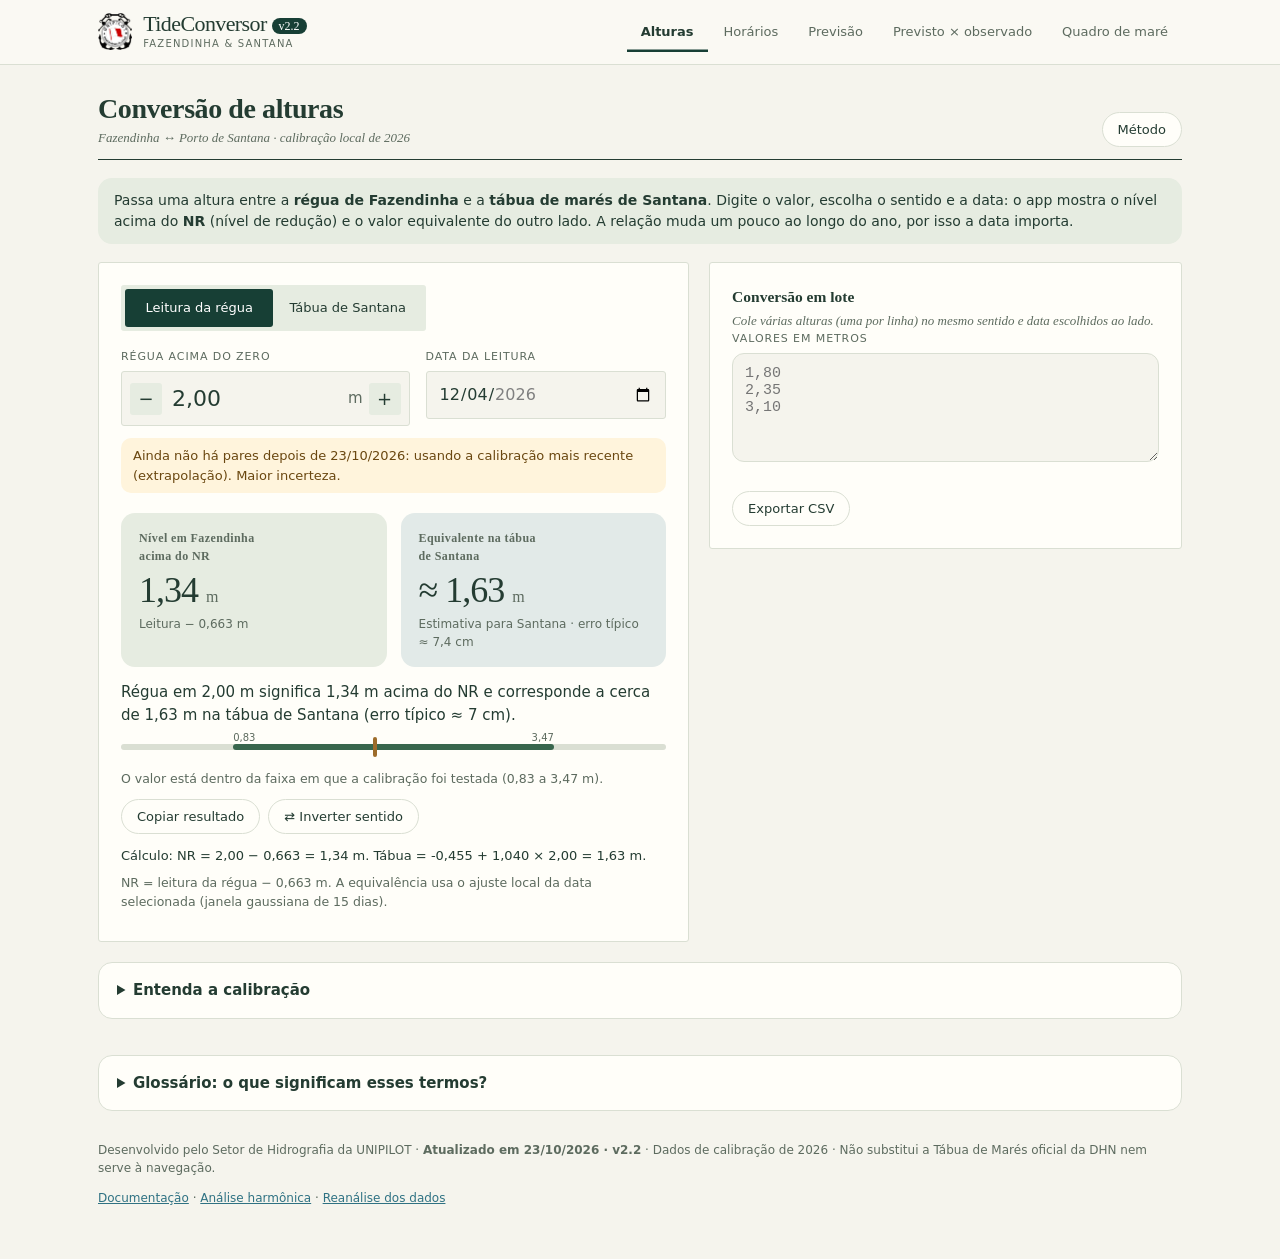
<file: index.html>
<!doctype html>
<html lang="pt-BR">
<head>
<meta charset="utf-8">
<meta name="viewport" content="width=device-width,initial-scale=1">
<meta name="theme-color" content="#173f35">
<meta name="description" content="TideConversor v2: conversão de alturas, defasagens de horário, previsão de maré entre Fazendinha e Porto de Santana.">
<title>TideConversor v2</title>
<link rel="icon" href="logo.png">
<link rel="manifest" href="manifest.webmanifest">
<link rel="stylesheet" href="styles.css">
<link rel="stylesheet" href="compare.css">
<link rel="stylesheet" href="journal.css">
</head>
<body>
<a class="skip" href="#main">Ir para o conteúdo</a>
<header>
  <div class="top">
    <div class="brand">
      <img class="institution-logo" src="logo.png" alt="Logotipo UNIPILOT" width="34" height="37">
      <div><strong>TideConversor <em>v2.2</em></strong><span>Fazendinha &amp; Santana</span></div>
    </div>
    <nav class="topnav" role="tablist" aria-label="Ferramentas">
      <button role="tab" id="tab-converter" data-panel="converter" aria-selected="true" aria-controls="converter">Alturas</button>
      <button role="tab" id="tab-lunar" data-panel="lunar" aria-selected="false" aria-controls="lunar">Horários</button>
      <button role="tab" id="tab-forecast" data-panel="forecast" aria-selected="false" aria-controls="forecast">Previsão</button>
      <button role="tab" id="tab-compare" data-panel="compare" aria-selected="false" aria-controls="compare">Previsto × observado</button>
      <button role="tab" id="tab-carta" data-panel="carta" aria-selected="false" aria-controls="carta">Quadro de maré</button>
    </nav>
  </div>
</header>

<main id="main">

<!-- ============ ALTURAS ============ -->
<section id="converter" class="panel" role="tabpanel" aria-labelledby="tab-converter">
  <div class="sectionhead">
    <div><h2>Conversão de alturas</h2><p class="sub">Fazendinha ↔ Porto de Santana · calibração local de 2026</p></div>
    <button class="textbutton" data-method="converter">Método</button>
  </div>

  <p class="intro">Passa uma altura entre a <b>régua de Fazendinha</b> e a <b>tábua de marés de Santana</b>. Digite o valor, escolha o sentido e a data: o app mostra o nível acima do <b>NR</b> (nível de redução) e o valor equivalente do outro lado. A relação muda um pouco ao longo do ano, por isso a data importa.</p>
  <div class="converter-layout">
    <div class="card">
      <div class="seg" role="group" aria-label="Referência da entrada">
        <button id="staffMode" aria-pressed="true">Leitura da régua</button>
        <button id="tableMode" aria-pressed="false">Tábua de Santana</button>
      </div>
      <div class="fields">
        <div>
          <label class="label" id="valueLabel" for="value">Régua acima do zero</label>
          <div class="inputbox">
            <button class="step" id="valueDown" aria-label="Diminuir 5 centímetros" type="button">−</button>
            <input id="value" inputmode="decimal" value="2,00" autocomplete="off" aria-describedby="basis">
            <span>m</span>
            <button class="step" id="valueUp" aria-label="Aumentar 5 centímetros" type="button">+</button>
          </div>
        </div>
        <div>
          <label class="label" for="calDate">Data da leitura</label>
          <div class="inputbox"><input type="date" id="calDate" min="2026-01-01" max="2026-12-31"></div>
        </div>
      </div>
      <div id="monthBadge" class="badge" hidden></div>

      <div class="results" aria-live="polite" aria-atomic="true">
        <div class="result">
          <h3>Nível em Fazendinha<br>acima do NR</h3>
          <div class="number" id="nr">—</div>
          <div class="hint" id="nrNote"></div>
        </div>
        <div class="result water">
          <h3 id="equivLabel"></h3>
          <div class="number" id="equiv">—</div>
          <div class="hint" id="equivNote"></div>
        </div>
      </div>
      <p class="plain" id="plain" aria-live="polite"></p>
      <div class="rangebar" id="rangebar" aria-hidden="true"></div>
      <p class="note" id="rangeNote"></p>
      <div class="actions">
        <button class="textbutton" id="copyResult">Copiar resultado</button>
        <button class="textbutton" id="swapMode">⇄ Inverter sentido</button>
      </div>
      <p class="calculation" id="calculation" aria-live="polite"></p>
      <div class="warning" id="warning" role="status" hidden></div>
      <p class="note" id="basis">NR = leitura da régua − 0,663 m. A equivalência usa o ajuste do mês selecionado.</p>
    </div>

    <div class="card">
      <h3>Conversão em lote</h3>
      <p class="sub">Cole várias alturas (uma por linha) no mesmo sentido e data escolhidos ao lado.</p>
      <label class="label" for="batch">Valores em metros</label>
      <textarea id="batch" rows="5" placeholder="1,80&#10;2,35&#10;3,10" spellcheck="false"></textarea>
      <div class="tablewrap" id="batchOut"></div>
      <div class="actions"><button class="textbutton" id="batchCsv">Exportar CSV</button></div>
    </div>
  </div>

  <details id="calibDetails" class="method"><summary>Entenda a calibração</summary>
    <p id="calibText"></p>
    <div class="calibration" id="model"></div>
    <div class="tablewrap"><table id="modelTable"><caption>Ajustes mensais de referência · T = a + b·R · [IC 95% de b por reamostragem de semanas]</caption>
      <thead><tr><th>Mês</th><th>a (m)</th><th>b</th><th>Pares</th><th>Erro T (cm)</th><th>Erro R (cm)</th><th>Faixa R (m)</th></tr></thead><tbody></tbody></table></div>
    <p>R = régua acima do zero; H = nível de Fazendinha acima do NR; T = tábua de Santana. H = R − 0,663; T = a + bR; no sentido inverso R = (T − a)/b (regredir R sobre T diretamente dá o mesmo erro, 7,7 cm). A redução de 0,663 m foi informada pelo usuário e pressupõe o mesmo zero entre a régua física e o RLS, sem nivelamento independente.</p>
    <p>O ajuste em cada data usa os pares PM/BM com peso gaussiano (σ = 15 dias). Em validação por semanas excluídas o erro típico é de 7,8 cm, igual ao dos ajustes mensais (8,1 cm) e dos harmônicos (7,9 cm), mas sem saltos na virada do mês. O erro é validação temporal interna em 2026, não intervalo de confiança. Alturas intermediárias não foram validadas separadamente; o conversor não prevê horários nem aplica defasagem temporal às alturas.</p>
  </details>
</section>

<!-- ============ HORÁRIOS ============ -->
<section id="lunar" class="panel" role="tabpanel" aria-labelledby="tab-lunar" hidden>
  <div class="sectionhead">
    <div><h2>Diferenças de horário</h2><p class="sub">Observações de Fazendinha − previsão da tábua de Santana · jan–out/2026</p></div>
    <div class="section-actions"><button class="textbutton" id="exportCSV">Exportar CSV</button><button class="textbutton" data-method="lunar">Método</button></div>
  </div>
  <p class="intro">Mostra se a maré chega em Fazendinha <b>antes</b> ou <b>depois</b> do horário que a tábua prevê para Santana. Valor negativo = antes; positivo = depois. Compara-se separadamente a <b>preamar</b> (maré cheia) e a <b>baixamar</b> (maré seca), e as fases da Lua: <b>sizígia</b> (lua nova e cheia, marés maiores) e <b>quadratura</b> (quartos, marés menores).</p>
  <div class="card lunar-toolbar">
    <div><label class="label" for="lunarMonth">Mês para explorar</label><select id="lunarMonth"></select></div>
    <div><label class="label" for="window">Janela lunar</label>
      <select id="window"><option value="1">±1 dia</option><option value="2" selected>±2 dias</option><option value="3">±3 dias</option></select></div>
    <div><label class="label" for="support">Resolução</label>
      <select id="support"><option value="dense">≤20 min · preferencial</option><option value="all">≤65 min · ampliado</option></select></div>
  </div>
  <div id="lunarBadge" class="badge" hidden></div>
  <div class="subnav" role="group" aria-label="Visualização" id="lunarNav">
    <button class="chip" data-view="lunarSummary" aria-pressed="true">Médias</button>
    <button class="chip" data-view="lunarGraphView" aria-pressed="false">Gráfico</button>
    <button class="chip" data-view="lunarTableView" aria-pressed="false">Tabela</button>
  </div>

  <div id="lunarSummary" class="subview">
    <div class="phasegrid" id="phaseCards" aria-live="polite"></div>
    <div class="plain-box" id="lunarPlain" aria-live="polite"></div>
    <div class="sign-note"><span class="pill">− antes da previsão</span><span class="pill">+ depois da previsão</span><span class="pill">minutos</span><span class="pill">IC 95% da média</span></div>
    <p class="note" id="phaseNote"></p>
    <div class="calendar" id="calendar"></div>
    <p class="note interpretation">A comparação é com a previsão de Santana. Não representa, isoladamente, a defasagem física entre duas estações observadas.</p>
  </div>

  <div id="lunarGraphView" class="card subview" hidden>
    <div class="chart-head">
      <div><h3>Médias mensais</h3><p class="sub">Observado − previsto, em minutos. Barras = IC 95% da média.</p></div>
      <div class="chart-options" role="group" aria-label="Ciclo no gráfico">
        <button class="chip" id="springChart" aria-pressed="true">Sizígia</button>
        <button class="chip" id="neapChart" aria-pressed="false">Quadratura</button>
      </div>
    </div>
    <div class="plotwrap"><svg class="chart" id="lagChart" viewBox="0 0 920 300" role="img" aria-label="Médias mensais da defasagem"></svg></div>
    <div class="legend"><span><i class="dot"></i> Preamar</span><span><i class="dot bm"></i> Baixamar</span><span>Lacuna = menos de 3 pares; marcador vazado = menos de 10 pares.</span></div>
  </div>

  <div id="lunarTableView" class="card subview" hidden>
    <div class="tablewrap"><table>
      <caption>Média em minutos (n = pares) · mediana entre colchetes</caption>
      <thead><tr><th>Mês</th><th>Sizígia<br>PM</th><th>Sizígia<br>BM</th><th>Quadratura<br>PM</th><th>Quadratura<br>BM</th></tr></thead>
      <tbody id="summaryTable"></tbody></table></div>
  </div>

  <details class="method"><summary>Método e limitações</summary>
    <p><b>Diferença temporal = horário do extremo observado em Fazendinha − horário previsto na tábua de Santana.</b> São médias dos pares, separadas por mês do evento oficial, tipo de extremo e ciclo; não são a diferença entre horários médios calculados separadamente. Subtrair o NR não altera a defasagem.</p>
    <p>Sizígia: janela em torno de Lua nova ou cheia. A partir de 11/08/2026 a amostragem do registrador é irregular, e o horário do extremo passa a ser estimado por ajuste parabólico local (erro típico ≈ 11 min em teste de decimação). Quadratura: em torno dos quartos. Eventos fora da janela não entram. Extremos detectados por segmento com proeminência de 0,50 m; pareamento um a um do mesmo tipo, distância máxima de 180 min. Suporte padrão ≤20 min e patamar ≤40 min; ampliado ≤65 min. Após a recontagem, 1.001 pares PM/BM; 943 com suporte de até 65 min.</p>
    <p>O IC 95% usa a distribuição t sobre os eventos e supõe independência entre eles; com eventos de dias consecutivos isso é otimista. DP descreve a dispersão dos eventos, não a incerteza da média. Os relógios foram mantidos conforme os arquivos, sem deslocamento inferido.</p>
  </details>
</section>

<!-- ============ HISTÓRICO ============ -->


<!-- ============ PREVISÃO ============ -->
<section id="forecast" class="panel" role="tabpanel" aria-labelledby="tab-forecast" hidden>
  <div class="sectionhead"><div><h2>Previsão da maré</h2><p class="sub">Altura acima do NR e horários de preamar e baixamar</p></div></div>
  <div class="fc-bar">
    <select id="fcLoc" aria-label="Local"><option value="faz">Fazendinha</option><option value="san">Porto de Santana (tábua)</option></select>
    <div class="fc-date"><button class="step" id="fcPrev" type="button" aria-label="Dia anterior">‹</button><input type="date" id="fcDate" aria-label="Dia"><button class="step" id="fcNext" type="button" aria-label="Próximo dia">›</button></div>
    <input type="time" id="fcTime" aria-label="Hora (Brasília)"><button class="chip" id="fcNow" type="button">Agora</button>
  </div>
  <p class="fc-warn" id="fcWarn" role="status" hidden></p>
  <figure class="card fig fc-card">
    <div class="fc-read" aria-live="polite">
      <div><span class="k">Nível às <b id="fcAt">—</b></span><span class="v" id="fcLevel">—</span><span class="s" id="fcTrend"></span></div>
      <div><span class="k">▲ Próxima preamar</span><span class="v" id="fcPM">—</span><span class="s" id="fcPMs"></span></div>
      <div><span class="k">▼ Próxima baixamar</span><span class="v" id="fcBM">—</span><span class="s" id="fcBMs"></span></div>
    </div>
    <canvas id="fcChart" height="320" aria-label="Curva de maré do dia"></canvas>
    <ul class="fc-day" id="fcDay" aria-label="Marés do dia"></ul>
    <figcaption class="fig-cap">Toque ou arraste sobre a curva para escolher a hora. Círculos: preamares e baixamares do dia; linha tracejada: hora atual.</figcaption>
  </figure>
  <button class="textbutton" id="fcCsv" type="button">Baixar o dia (CSV, a cada 15 min)</button>
</section>

<!-- ============ PREVISTO × OBSERVADO ============ -->
<section id="carta" class="panel" role="tabpanel" aria-labelledby="tab-carta" hidden>
  <div class="sectionhead"><div><h2>Quadro de maré</h2><p class="sub">No formato das informações de maré das cartas náuticas · alturas em metros acima do NR</p></div><button class="chip noprint" id="cartaPrint" type="button">Imprimir / salvar PDF</button></div>
  <article class="carta-box" aria-label="Informações de maré de Fazendinha">
    <div class="carta-head"><span>INFORMAÇÕES SOBRE A MARÉ</span><b>ATALAIA DE FAZENDINHA</b><i>Lat 00°03,4′ S · Long 051°06,5′ W · Fuso UTC−03</i></div>
    <h3>Tabela 1. Informações sobre a maré</h3>
    <div class="tablewrap-x"><table class="carta-tab carta-chart"><thead><tr><th rowspan="2">Lugar</th><th rowspan="2">Lat</th><th rowspan="2">Long</th><th rowspan="2">HWF&amp;C</th><th colspan="5">Alturas em metros sobre o NR</th></tr><tr><th>MHWS</th><th>MHWN</th><th>MLWN</th><th>MLWS</th><th>MSL</th></tr></thead><tbody id="cartaCarta"></tbody></table></div>
    <p class="carta-note">As duas últimas linhas reproduzem o quadro da carta náutica informada (Macapá e Companhia das Docas de Santana), para comparação. A primeira é Fazendinha, calculada neste aplicativo.</p>
    <div class="carta-grid">
      <div>
        <h3>Tabela 2. Alturas da maré</h3>
        <table class="carta-tab"><thead><tr><th>Nível</th><th>Sigla</th><th>Acima do NR (m)</th><th>Acima do zero da régua (m)</th></tr></thead><tbody id="cartaNiveis"></tbody></table>
        <h3>Tabela 3. Dados gerais</h3>
        <table class="carta-tab" id="cartaGerais"><tbody></tbody></table>
      </div>
      <figure class="carta-fig"><svg id="cartaSvg" role="img" aria-label="Esquema dos níveis de maré em relação ao NR" viewBox="0 0 560 420"></svg><figcaption class="fig-cap"><b>Figura 1.</b> Níveis de maré de Fazendinha em relação ao NR (metros). A faixa clara é a amplitude de sizígia e a escura, a de quadratura; MSL é o nível médio.</figcaption></figure>
    </div>
    <h3>Tabela 4. Referência vertical, método e qualidade dos dados</h3>
    <table class="carta-tab" id="cartaQual"><tbody></tbody></table>
    <h3>Tabela 5. Constantes harmônicas principais</h3>
    <div class="tablewrap-x"><table class="carta-tab carta-const"><thead><tr><th>Componente</th><th>Velocidade (°/h)</th><th>H (m)</th><th>G local UTC−3 (°)</th><th>G Greenwich (°)</th></tr></thead><tbody id="cartaConst"></tbody></table></div>
    <p class="carta-note" id="cartaFonte"></p>
  </article>
  <p class="note">Alturas calculadas com as 113 constantes do PACMARÉ e o nível médio anual. Classificação da maré, cálculo do NR e período mínimo de observação seguem a NORMAM-501/DHN (Anexo J); datum, incerteza a 95 % e distinção entre observado e previsto seguem a IHO S-44 (6.1.0). O NR de trabalho é uma referência do Setor de Hidrografia da UNIPILOT e não substitui a Tábua de Marés nem as cartas oficiais da DHN, nem serve à navegação.</p>
</section>

<section id="compare" class="panel" role="tabpanel" aria-labelledby="tab-compare" hidden>
  <div class="sectionhead"><div><h2>Previsto × observado</h2><p class="sub">Erro de altura nas preamares e baixamares de Fazendinha</p></div>
    <div class="cmp-dl"><button class="textbutton" id="cmpCsv">CSV do período</button><button class="textbutton" id="cmpCsvAll">CSV de tudo</button></div></div>

  <div class="cmp-ctl">
    <select id="cmpPresets" aria-label="Período de exemplo"></select>
    <div class="cmp-nav"><button class="step" id="cmpPrev" type="button" aria-label="Período anterior">‹</button><input type="date" id="cmpDate" aria-label="Primeiro dia"><button class="step" id="cmpNext" type="button" aria-label="Próximo período">›</button></div>
    <div class="chips" id="cmpLen" role="group" aria-label="Duração"></div>
    <span class="cmp-tag" id="cmpTag"></span>
  </div>

  <div class="cmp-grid">
    <figure class="card fig cmp-left">
      <canvas id="cmpOv" height="96" aria-label="Nível médio diário observado e previsto em todo o registro"></canvas>
      <div class="cmp-chart" id="cmpWrap">
        <canvas id="cmpMain" height="260" aria-label="Nível observado e previsto"></canvas>
        <canvas id="cmpErr" height="110" aria-label="Erro de altura nas preamares e baixamares"></canvas>
        <div class="cmp-cursor" id="cmpCursor" hidden></div><div class="cmp-tip" id="cmpTip" hidden></div>
      </div>
      <div class="cmp-legend"><span><i style="background:var(--ink,#1c1c1c)"></i>Observado</span><span><i style="background:#009E73"></i>Previsto</span><span><i class="dot" style="background:var(--ink,#1c1c1c)"></i>PM/BM observada</span><span><i class="dot ring"></i>PM/BM prevista</span><span><i class="dot" style="background:var(--c-pm,#D55E00)"></i>erro preamar</span><span><i class="tri" style="color:var(--c-bm,#0072B2)"></i>erro baixamar</span></div>
      <figcaption class="fig-cap">Em cima, todo o registro (média diária; toque para mover a faixa marrom; cinza = ajuste). (a) Período escolhido. (b) Erro de altura nas preamares e baixamares (acima de zero = previsto acima).</figcaption>
    </figure>

    <div class="cmp-right">
      <div class="cmp-cards" id="cmpCards" aria-live="polite"></div>
      <p class="cmp-all" id="cmpSummary"></p>
      <figure class="card fig"><canvas id="cmpMonths" height="150" aria-label="Erro típico por mês"></canvas>
        <div class="cmp-legend"><span><i style="background:#009E73"></i>teste</span><span><i style="background:#8a9590"></i>ajuste</span><span><i style="background:#E69F00"></i>registro irregular</span></div>
        <figcaption class="fig-cap">Erro típico por mês (cm). Toque em um ponto para abrir o mês.</figcaption></figure>
    </div>
  </div>

  <details class="cmp-table"><summary id="cmpEvTitle">Preamares e baixamares do período</summary>
    <div class="cmp-evhead"><button class="chip" id="cmpAll" type="button">Ver todas as marés do registro</button></div>
    <div class="tablewrap"><table id="cmpEvents"></table></div></details>
</section>
</main>

<details class="gloss"><summary>Glossário: o que significam esses termos?</summary>
  <dl>
    <dt>Régua (R)</dt><dd>Leitura da régua física de Fazendinha, em metros acima do zero da própria régua.</dd>
    <dt>NR</dt><dd>Nível de redução, a referência de profundidade. Aqui, NR = leitura da régua − 0,663 m.</dd>
    <dt>Tábua de Santana</dt><dd>Altura da maré prevista na tábua oficial do Porto de Santana.</dd>
    <dt>Preamar (PM) e baixamar (BM)</dt><dd>Momento de maré mais cheia e de maré mais seca.</dd>
    <dt>Sizígia e quadratura</dt><dd>Sizígia: lua nova e cheia, marés de maior amplitude. Quadratura: quartos de lua, marés de menor amplitude.</dd>
    <dt>Defasagem</dt><dd>Diferença de horário: hora observada em Fazendinha menos hora prevista em Santana.</dd>
    <dt>Erro típico</dt><dd>O quanto, em média, a conversão costuma errar quando testada em semanas que não participaram do ajuste. Não é um intervalo de confiança.</dd>
  </dl>
</details>
<footer>
  <p>Desenvolvido pelo Setor de Hidrografia da UNIPILOT · <b>Atualizado em 23/10/2026 · v2.2</b> · Dados de calibração de 2026 · Não substitui a Tábua de Marés oficial da DHN nem serve à navegação.</p>
  <p><button class="textbutton" id="installOffline" hidden>Instalar</button> <a href="README.md">Documentação</a> · <a href="ANALISE_HARMONICA.md">Análise harmônica</a> · <a href="ANALISE.md">Reanálise dos dados</a></p>
</footer>

<dialog id="methodDialog" aria-labelledby="methodTitle">
  <div class="dialog-head"><h3 id="methodTitle"></h3><button class="textbutton" id="closeMethod" aria-label="Fechar">Fechar</button></div>
  <div id="methodBody"></div>
</dialog>
<div id="toast" role="status" aria-live="polite"></div>

<script src="data/data.js"></script>
<script src="data/harm.js"></script>
<script src="harmonic.js"></script>
<script src="app.js"></script>
<script src="compare.js"></script>
<script src="carta.js"></script>
<script src="forecast.js"></script>
</body>
</html>
</file>
<file: styles.css>
:root{--forest:#173f35;--leaf:#38664d;--sage:#e6ece1;--paper:#f5f4ed;--line:#dadfd3;--muted:#5d6b5f;--ochre:#9d6c2b;--water:#2f7283;--ink:#243c32;--card:#fffef9;--head:#faf9f3;--warn-bg:#fff4dc;--warn-ink:#6a4710;--ok-bg:#e4f0e6;--chart-grid:#e3e8dc;--chart-text:#5b6e59;--pm:#315d7e;--bm:#16818b;--c2024:#b87524;--c2025:#315d7e;--c2026:#16818b;--focus:#c7aa65;color-scheme:light}
@media (prefers-color-scheme:dark){:root{--forest:#2c6a58;--leaf:#6fa88a;--sage:#1f2b26;--paper:#121a17;--line:#2b3a34;--muted:#9bab9e;--ochre:#d8a15a;--water:#6ab5c6;--ink:#e4ece6;--card:#18231f;--head:#151f1b;--warn-bg:#3a2e12;--warn-ink:#f2d9a0;--ok-bg:#1d3326;--chart-grid:#2a3832;--chart-text:#9bab9e;--pm:#7fb0d6;--bm:#55c0c8;--c2024:#e0a05a;--c2025:#7fb0d6;--c2026:#55c0c8;color-scheme:dark}}
*{box-sizing:border-box}
html{-webkit-text-size-adjust:100%}
body{margin:0;background:var(--paper);color:var(--ink);font:15px/1.5 system-ui,-apple-system,"Segoe UI",sans-serif}
button,input,select,textarea{font:inherit;color:inherit}
button,a,select{touch-action:manipulation}
button{cursor:pointer}
:focus-visible{outline:3px solid var(--focus);outline-offset:3px;border-radius:6px}
.skip{position:absolute;left:-999px;top:8px;background:var(--forest);color:#fff;padding:8px 14px;border-radius:8px;z-index:20}.skip:focus{left:8px}
a{color:var(--water)}
header{border-bottom:1px solid var(--line);background:var(--head);position:sticky;top:0;z-index:5}
.top{max-width:1140px;margin:auto;padding:12px 28px;display:flex;justify-content:space-between;align-items:center;gap:14px}
.brand{display:flex;align-items:center;gap:11px}
.institution-logo{height:37px;width:auto}
.brand strong{display:block;font:22px Georgia,serif;letter-spacing:-.6px;line-height:1.1}
.brand strong em{font-style:normal;font-size:12px;background:var(--forest);color:#fff;border-radius:10px;padding:1px 7px;vertical-align:middle;letter-spacing:0}
.brand span{display:block;font-size:10px;letter-spacing:1.2px;color:var(--muted);text-transform:uppercase}
.topnav{display:flex;gap:6px}
.topnav button{border:0;background:transparent;border-radius:25px;font-size:13px;padding:10px 17px}
.topnav button[aria-selected=true]{color:#fff;background:var(--forest)}
main{max-width:1140px;margin:auto;padding:28px 28px 36px}
.sectionhead{display:flex;justify-content:space-between;align-items:flex-end;gap:14px;margin-bottom:18px;flex-wrap:wrap}
h2{font:30px Georgia,serif;letter-spacing:-.8px;margin:0}
h3{margin:0;font-size:15px}
.sub{margin:3px 0 0;color:var(--muted);font-size:13px}
.subhead{margin:26px 0 12px;font:20px Georgia,serif}
.section-actions{display:flex;gap:8px;flex-wrap:wrap}
.card{background:var(--card);border:1px solid var(--line);border-radius:18px;padding:22px}
.converter-layout{display:grid;grid-template-columns:1.25fr 1fr;gap:20px;align-items:start}
.seg{display:inline-grid;grid-template-columns:1fr 1fr;background:var(--sage);border-radius:30px;padding:4px;margin-bottom:18px;max-width:100%}
.seg button{border:0;background:transparent;border-radius:26px;padding:9px 16px;font-size:13px}
.seg button[aria-pressed=true]{background:var(--forest);color:#fff}
.fields{display:grid;grid-template-columns:minmax(0,1.2fr) minmax(0,1fr);gap:16px}
.fields select{min-width:0;text-overflow:ellipsis}
.label{display:block;font-size:11px;letter-spacing:.9px;text-transform:uppercase;color:var(--muted);margin-bottom:6px}
.inputbox{display:flex;align-items:center;gap:6px;border:1.5px solid var(--line);border-radius:12px;background:var(--paper);padding:3px 8px}
.inputbox:focus-within{border-color:var(--leaf)}
.inputbox input{flex:1;min-width:0;border:0;background:transparent;font-size:22px;padding:7px 4px;outline:0;font-variant-numeric:tabular-nums}
.inputbox input[type=date],.inputbox input[type=time]{font-size:16px}
.inputbox span{color:var(--muted)}
.inputbox input[aria-invalid=true]{color:#b3402b}
.step{border:0;background:var(--sage);border-radius:9px;width:32px;height:32px;font-size:18px;line-height:1;flex:none}
.step.wide{width:auto;padding:0 12px;font-size:13px}
select,textarea{width:100%;border:1.5px solid var(--line);border-radius:12px;background:var(--paper);padding:11px 12px}
textarea{resize:vertical;font:15px ui-monospace,Menlo,monospace}
.badge{margin-top:12px;padding:8px 12px;border-radius:10px;background:var(--warn-bg);color:var(--warn-ink);font-size:13px}
.results{display:grid;grid-template-columns:1fr 1fr;gap:14px;margin:20px 0 12px}
.result{background:var(--sage);border-radius:14px;padding:16px 18px;min-width:0}
.result h3{font-size:12px;letter-spacing:.4px;color:var(--muted);font-weight:600;min-height:36px}
.result.water{background:color-mix(in srgb,var(--water) 14%,var(--card))}
.number{font:36px Georgia,serif;letter-spacing:-1px;margin:4px 0;font-variant-numeric:tabular-nums}
.number small{font-size:16px;color:var(--muted)}
.number .pm{font-size:14px;color:var(--muted);font-family:system-ui}
.hint{font-size:12px;color:var(--muted)}
.rangebar{position:relative;height:30px;margin:4px 0 0}
.rangebar .track{position:absolute;left:0;right:0;top:12px;height:6px;border-radius:3px;background:var(--line)}
.rangebar .calib{position:absolute;top:12px;height:6px;border-radius:3px;background:var(--leaf)}
.rangebar .mark{position:absolute;top:5px;width:4px;height:20px;border-radius:2px;background:var(--ochre);transform:translateX(-2px)}
.rangebar .lbl{position:absolute;top:-2px;font-size:10px;color:var(--muted)}
.actions{display:flex;gap:8px;flex-wrap:wrap;margin:10px 0 0}
.textbutton{border:1px solid var(--line);background:var(--card);border-radius:20px;padding:7px 15px;font-size:13px}
.textbutton:hover{border-color:var(--leaf)}
.calculation{font-size:13px;color:var(--ink);margin:12px 0 4px;min-height:1.5em}
.note{font-size:12.5px;color:var(--muted);margin:8px 0}
.warning{margin:12px 0;padding:10px 13px;border-radius:10px;background:var(--warn-bg);color:var(--warn-ink);font-size:13px}
[hidden]{display:none!important}
.tablewrap{overflow-x:auto;margin-top:12px}
table{width:100%;border-collapse:collapse;font-size:13.5px;font-variant-numeric:tabular-nums}
th,td{text-align:right;padding:8px 10px;border-bottom:1px solid var(--line)}
th:first-child,td:first-child{text-align:left}
th{font-size:11px;letter-spacing:.7px;text-transform:uppercase;color:var(--muted);font-weight:600}
caption{text-align:left;font-size:12px;margin:0 0 10px;color:var(--muted)}
tr.selected td{background:var(--sage)}
td small{color:var(--muted)}
.monthbtn{border:0;background:transparent;padding:0;text-decoration:underline dotted;text-underline-offset:3px}
details{margin-top:20px;background:var(--card);border:1px solid var(--line);border-radius:14px;padding:4px 18px}
summary{cursor:pointer;padding:12px 0;font-weight:600}
details p{font-size:13.5px;color:var(--ink)}
.calibration{font:13px ui-monospace,Menlo,monospace;background:var(--sage);padding:10px 12px;border-radius:10px;margin-bottom:10px;overflow-wrap:anywhere}
.lunar-toolbar{display:grid;grid-template-columns:repeat(3,1fr);gap:16px;margin-bottom:12px}
.subnav{display:flex;gap:8px;margin:14px 0;flex-wrap:wrap}
.chip{border:1px solid var(--line);background:var(--card);border-radius:20px;padding:7px 16px;font-size:13px}
.chip[aria-pressed=true]{background:var(--forest);border-color:var(--forest);color:#fff}
.phasegrid{display:grid;grid-template-columns:1fr 1fr;gap:18px}
.phase-title{display:flex;justify-content:space-between;align-items:flex-start;margin-bottom:12px}
.phase-title p{margin:2px 0 0;font-size:12.5px;color:var(--muted)}
.moonicon{display:flex;gap:6px}
.moon{width:20px;height:20px;border-radius:50%;border:2px solid var(--muted);display:block}
.moon.full{background:var(--muted)}
.moon.quarter{background:linear-gradient(90deg,var(--muted) 50%,transparent 50%)}
.moon.last{background:linear-gradient(270deg,var(--muted) 50%,transparent 50%)}
.phase-values{display:grid;grid-template-columns:1fr 1fr;gap:12px}
.kind{font-size:12px;color:var(--muted);display:flex;align-items:center;gap:6px}
.dot{display:inline-block;width:9px;height:9px;border-radius:50%;background:var(--pm)}
.dot.bm{background:var(--bm)}
.lagvalue{font:32px Georgia,serif;letter-spacing:-1px;margin:4px 0}
.lagvalue small{font:13px system-ui;color:var(--muted)}
.lagvalue.empty{color:var(--muted)}
.direction{font-size:12.5px}
.stats{font-size:12px;color:var(--muted);margin-top:4px}
.sample{display:inline-block;margin-top:6px;font-size:11.5px;background:var(--warn-bg);color:var(--warn-ink);border-radius:8px;padding:2px 8px}
.sign-note{display:flex;gap:8px;flex-wrap:wrap;margin:16px 0 4px}
.pill{font-size:12px;background:var(--sage);border-radius:14px;padding:3px 11px}
.calendar{display:flex;gap:8px;flex-wrap:wrap;margin:10px 0}
.calendar span{font-size:12.5px;border:1px solid var(--line);border-radius:12px;padding:3px 10px;background:var(--card)}
.chart-head{display:flex;justify-content:space-between;align-items:flex-start;gap:12px;flex-wrap:wrap}
.chart-options{display:flex;gap:6px}
.plotwrap{margin-top:10px}
.chart{width:100%;height:auto;display:block;overflow:visible}
.chart text{font-family:system-ui,sans-serif}
.plotpoint,.history-point{cursor:pointer}
.plotpoint:focus-visible,.history-point:focus-visible{outline:3px solid var(--focus)}
.legend{display:flex;gap:16px;flex-wrap:wrap;font-size:12px;color:var(--muted);margin-top:8px;align-items:center}
.history-toolbar{display:flex;gap:16px;align-items:flex-end;justify-content:space-between;flex-wrap:wrap}
.history-reference{min-width:210px}
.cards3{display:grid;grid-template-columns:repeat(3,1fr);gap:16px}
.comparison-card .number{font-size:30px}
.yearchecks{display:flex;gap:16px;margin:10px 0;font-size:13px;flex-wrap:wrap}
.yearchecks label{display:flex;align-items:center;gap:6px}
.yearchecks i{width:12px;height:12px;border-radius:50%;display:inline-block}
.readout{font-size:13px;color:var(--muted);min-height:1.5em;margin:8px 0 0}
.forecast-controls{display:grid;grid-template-columns:1.2fr 1.1fr 1.1fr 1.2fr;gap:14px;margin-bottom:12px}
.forecast-results{grid-template-columns:repeat(3,1fr);margin-top:14px}
.result.next{background:color-mix(in srgb,var(--ochre) 14%,var(--card))}
.check{display:flex;gap:8px;align-items:flex-start;font-size:13px;color:var(--muted);margin:4px 2px}
.check input{margin-top:4px}
footer{max-width:1140px;margin:auto;padding:8px 28px 40px;font-size:12px;color:var(--muted)}
dialog{border:1px solid var(--line);border-radius:18px;background:var(--card);color:var(--ink);max-width:min(680px,92vw);max-height:85vh;padding:22px}
dialog::backdrop{background:rgba(10,20,15,.55)}
.dialog-head{display:flex;justify-content:space-between;align-items:center;margin-bottom:8px}
#methodBody p{font-size:14px}
#toast{position:fixed;left:50%;bottom:22px;transform:translateX(-50%) translateY(20px);background:var(--forest);color:#fff;padding:10px 18px;border-radius:24px;font-size:13px;opacity:0;pointer-events:none;transition:.25s;z-index:30}
#toast.show{opacity:1;transform:translateX(-50%)}
@media (max-width:860px){
  .converter-layout,.phasegrid{grid-template-columns:1fr}
  .forecast-controls{grid-template-columns:1fr 1fr}
  .cards3{grid-template-columns:1fr}
}
@media (max-width:600px){
  .top{padding:10px 16px;flex-wrap:wrap}
  main{padding:20px 16px 28px}
  .topnav{width:100%;overflow-x:auto}
  .topnav button{padding:9px 14px;white-space:nowrap}
  h2{font-size:25px}
  .card{padding:16px}
  .fields,.lunar-toolbar,.forecast-controls,.results,.forecast-results{grid-template-columns:1fr}
  .number{font-size:30px}
  .result h3{min-height:0}
  footer{padding:8px 16px 36px}
}
@media (prefers-reduced-motion:reduce){*{transition:none!important}}
@media print{header,.topnav,.actions,.textbutton,footer{display:none}body{background:#fff}}

.intro{background:var(--sage);border-radius:14px;padding:12px 16px;font-size:14px;margin:0 0 18px}
.plain{font-size:15px;margin:14px 0 6px;font-weight:500}
.plain-box{background:var(--sage);border-radius:14px;padding:12px 16px;margin:14px 0;font-size:14.5px}
.plain-box p{margin:4px 0}
.fc-pick{display:grid;grid-template-columns:1.3fr 1.2fr 1.2fr;gap:14px;margin-bottom:14px}
.fc-hero{margin-bottom:20px}
.bigsentence{font:22px/1.35 Georgia,serif;margin:0 0 16px;letter-spacing:-.3px}
.fc-stats{display:grid;grid-template-columns:repeat(3,1fr);gap:12px}
.stat{background:var(--sage);border-radius:14px;padding:12px 14px;display:flex;flex-direction:column;gap:2px}
.stat.pmstat{background:color-mix(in srgb,var(--pm) 14%,var(--card))}
.stat.bmstat{background:color-mix(in srgb,var(--ochre) 14%,var(--card))}
.stat .k{font-size:12px;color:var(--muted)}
.stat .v{font:28px Georgia,serif;letter-spacing:-.6px}
.stat .s{font-size:12.5px;color:var(--muted)}
.fc-column{margin:14px 0 0;font-size:14px}
.tidelist{display:grid;grid-template-columns:repeat(auto-fit,minmax(150px,1fr));gap:10px;margin-top:12px}
.tide{border:1px solid var(--line);border-radius:12px;padding:10px 12px}
.tide.next{border-color:var(--ochre);background:color-mix(in srgb,var(--ochre) 10%,var(--card))}
.tide.past{opacity:.55}
.tide b{display:block;font-size:13px}
.tide .t{font:24px Georgia,serif}
.tide .h{font-size:13px;color:var(--muted)}
.adv .adv-body{display:grid;gap:14px;padding:4px 0 16px}
.adv .check{margin:0}
.gloss{max-width:1084px;margin:0 28px 10px}
@media (min-width:1196px){.gloss{margin:0 auto 10px}}
.gloss dl{margin:0 0 12px}.gloss dt{font-weight:600;margin-top:8px}.gloss dd{margin:2px 0 0;color:var(--muted);font-size:13.5px}
@media (max-width:860px){.fc-stats{grid-template-columns:1fr}.fc-pick{grid-template-columns:1fr}}
@media (max-width:600px){.gloss{margin:0 16px 10px}.bigsentence{font-size:19px}}

.tide .t,.tide .h{display:block}
.card,.converter-layout>*,.fc-pick>*,.fields>*{min-width:0}
.inputbox input[type=date],.inputbox input[type=time]{min-width:0;width:100%}
@media (max-width:860px){.converter-layout{grid-template-columns:minmax(0,1fr)}}
@media (max-width:600px){.fields,.fc-pick{grid-template-columns:minmax(0,1fr)}}
html,body{overflow-x:hidden}

.fc-pick .wide{grid-column:1/-1}

#compare canvas{width:100%;display:block;touch-action:pan-y}#cmpErr{margin-top:6px}.legend i{display:inline-block;width:12px;height:12px;border-radius:3px;margin-right:5px;vertical-align:-2px}
</file>
<file: compare.css>
/* Aba Previsto × observado (compartilhada pela v1 e pela v2) */
#compare .intro{background:var(--sage);border-radius:14px;padding:12px 16px;font-size:14px;margin:0 0 16px}
#compare .chips{display:flex;gap:8px;flex-wrap:wrap;margin-top:6px}
#compare .cmp-nav{display:flex;gap:8px;align-items:center;flex-wrap:wrap;margin-top:6px}
#compare .cmp-nav input{border:1.5px solid var(--line);border-radius:12px;background:var(--paper);padding:8px 10px;font:inherit;color:inherit;min-width:0}
#compare .step{border:0;background:var(--sage);border-radius:9px;width:34px;height:34px;font-size:18px;cursor:pointer;color:inherit}
#compare .cmp-tag{margin:12px 0 0;font-size:13px;padding:8px 12px;border-radius:10px;background:var(--sage)}
#compare .cmp-tag.test{background:#e0f0e6;color:#1d5a3b}#compare .cmp-tag.fit{background:#eceae2;color:#58564f}#compare .cmp-tag.sparse{background:#fbefd3;color:#6a4710}
#compare .cmp-cards{display:grid;grid-template-columns:repeat(4,1fr);gap:12px;margin:0 0 16px}
#compare .cmp-card{background:var(--card);border:1px solid var(--line);border-radius:14px;padding:12px 14px}
#compare .cmp-card .k{font-size:11px;letter-spacing:.6px;text-transform:uppercase;color:var(--muted)}
#compare .cmp-card .v{font:30px Georgia,serif;letter-spacing:-.8px;margin:2px 0}#compare .cmp-card .v small{font-size:14px;color:var(--muted)}
#compare .cmp-card .s{font-size:12.5px;color:var(--muted);line-height:1.4}
#compare .cmp-verdict{font-size:15px;margin:12px 2px 12px}
#compare .cmp-legend{display:flex;gap:16px;flex-wrap:wrap;color:var(--muted);font-size:12.5px;margin:6px 0}
#compare .cmp-legend i{width:12px;height:12px;border-radius:3px;display:inline-block;margin-right:5px;vertical-align:-2px}
#compare .cmp-chart{position:relative}
#compare canvas{width:100%;display:block}#compare #cmpErr{margin-top:4px}
#compare .cmp-cursor{position:absolute;top:0;bottom:0;width:1px;background:var(--ochre);pointer-events:none}
#compare .cmp-tip{position:absolute;top:6px;z-index:3;background:var(--forest,#173f35);color:#fff;border-radius:10px;padding:8px 11px;font-size:12.5px;line-height:1.45;pointer-events:none;white-space:nowrap;box-shadow:0 2px 8px rgba(0,0,0,.25)}
#compare .card{margin-bottom:16px}
#compare table{width:100%;border-collapse:collapse;font-size:13.5px;font-variant-numeric:tabular-nums}
#compare th,#compare td{text-align:right;padding:7px 9px;border-bottom:1px solid var(--line);white-space:nowrap}
#compare th:first-child,#compare td:first-child{text-align:left}
#compare th{font-size:11px;text-transform:uppercase;letter-spacing:.6px;color:var(--muted);font-weight:600}
#compare td.good{color:#1d7a4b}#compare td.bad{color:#b3402b}
#compare .tablewrap{max-height:340px;overflow:auto}
@media (max-width:860px){#compare .cmp-cards{grid-template-columns:1fr 1fr}}
@media (max-width:480px){#compare .cmp-cards{grid-template-columns:1fr}}
#compare [hidden]{display:none!important}
/* Quadro de maré (carta náutica) */
#carta .carta-box{background:var(--card,#fff);border:2px solid var(--forest,#173f35);outline:1px solid var(--forest,#173f35);outline-offset:3px;padding:18px 20px;margin:4px 4px 16px}
#carta .carta-head{display:flex;flex-direction:column;gap:2px;text-align:center;border-bottom:2px solid var(--forest,#173f35);padding-bottom:10px;margin-bottom:12px}
#carta .carta-head span{font-size:12px;letter-spacing:2.5px;color:var(--muted)}#carta .carta-head b{font:700 21px Georgia,serif;letter-spacing:.5px}#carta .carta-head i{font-size:12.5px;color:var(--muted);font-style:normal}
#carta h3{font:700 12px system-ui,sans-serif;letter-spacing:1.4px;text-transform:uppercase;color:var(--forest,#173f35);margin:16px 0 6px}
#carta .carta-grid{display:grid;grid-template-columns:1.1fr 1fr;gap:22px;align-items:start}
#carta .carta-tab{width:100%;border-collapse:collapse;font-size:13.5px;font-variant-numeric:tabular-nums}
#carta .carta-tab th,#carta .carta-tab td{padding:6px 8px;border:1px solid var(--line);text-align:right}#carta .carta-tab th{font-size:11px;font-weight:600;color:var(--muted);background:var(--sage,#eef)}
#carta .carta-tab th:first-child,#carta .carta-tab td:first-child{text-align:left}#carta .carta-tab td:nth-child(2){text-align:center}
#carta #cartaGerais td:last-child,#carta #cartaQual td:last-child{text-align:left}#carta #cartaQual td:first-child{width:34%}#carta .carta-tab tr.ref td{border-top:2px solid var(--forest,#173f35);font-weight:600}
#carta .carta-const td:nth-child(2){text-align:right}
#carta #cartaSvg{width:100%;height:auto;display:block;max-width:520px}
#carta .carta-note{font-size:12px;color:var(--muted);margin:12px 0 0}
@media (max-width:760px){#carta .carta-grid{grid-template-columns:1fr}#carta .carta-tab{font-size:12.5px}#carta .carta-tab th,#carta .carta-tab td{padding:5px 5px}}
@media print{body *{visibility:hidden!important}#carta,#carta *{visibility:visible!important}#carta{position:absolute;left:0;top:0;width:100%;display:block!important}.noprint{display:none!important}}
/* pontos e curvas */
#compare .cmp-dl{display:flex;gap:16px;flex-wrap:wrap}
#compare .cmp-cards3{grid-template-columns:repeat(3,1fr);margin:14px 0 0}
@media (max-width:760px){#compare .cmp-cards3{grid-template-columns:1fr}}
#compare .cmp-evhead{display:flex;justify-content:space-between;align-items:center;gap:12px;flex-wrap:wrap}#compare .cmp-evhead h3{margin:0}
#compare .cmp-legend i.dot{border-radius:50%;width:10px;height:10px}#compare .cmp-legend i.ring{background:transparent;border:2px solid #009E73}
#compare .cmp-legend i.tri{width:0;height:0;border-left:6px solid transparent;border-right:6px solid transparent;border-bottom:10px solid currentColor;border-radius:0;background:none}
#compare .cmp-legend i.gap{background:rgba(150,160,150,.3)}
#compare #cmpOv{cursor:pointer}
#carta .carta-chart th,#carta .carta-chart td{text-align:center}#carta .carta-chart td:first-child,#carta .carta-chart th:first-child{text-align:left}
#carta .carta-chart tr.faz td{font-weight:700;background:var(--sage,#eef)}#carta .carta-chart tr.oficial td{color:var(--muted)}

:root{--c-pm:#D55E00;--c-bm:#0072B2}
/* Previsão */
#forecast .fc-bar{display:flex;gap:10px;flex-wrap:wrap;align-items:center;margin:14px 0}
#forecast .fc-bar select,#forecast .fc-bar input{border:1.5px solid var(--line);background:var(--paper);padding:9px 10px;font:inherit;color:inherit;min-width:0;height:42px}
#forecast .fc-date{display:flex;gap:6px;align-items:center}
#forecast .fc-date .step{border:0;background:var(--sage);width:40px;height:42px;font-size:20px;color:inherit}
#forecast .fc-read{display:grid;grid-template-columns:repeat(3,1fr);gap:0;margin-bottom:10px;border-bottom:1px solid var(--line)}
#forecast .fc-read>div{padding:4px 14px 12px;border-left:1px solid var(--line)}#forecast .fc-read>div:first-child{border-left:0;padding-left:2px}
#forecast .fc-read .k{display:block;font-size:11px;letter-spacing:.08em;text-transform:uppercase;color:var(--muted)}
#forecast .fc-read .v{display:block;font:600 clamp(24px,3.4vw,32px) var(--serif,Georgia,serif);letter-spacing:-.02em}#forecast .fc-read .v small{font-size:.5em;color:var(--muted)}
#forecast .fc-read .s{display:block;font-size:12.5px;color:var(--muted)}
#forecast canvas{width:100%;display:block}
#forecast .fc-day{list-style:none;margin:10px 0 0;padding:0;display:flex;gap:8px 18px;flex-wrap:wrap;font-size:13.5px;font-variant-numeric:tabular-nums}
#forecast .fc-day li{white-space:nowrap}#forecast .fc-day .pm b{color:var(--c-pm,#D55E00)}#forecast .fc-day .bm b{color:var(--c-bm,#0072B2)}
#forecast .fc-warn{background:var(--warn-bg,#fff4dc);color:var(--warn-ink,#6a4710);padding:8px 12px;margin:0 0 10px;font-size:13px}
@media (max-width:600px){#forecast .fc-read{grid-template-columns:1fr 1fr}#forecast .fc-read>div:first-child{grid-column:1/-1;border-bottom:1px solid var(--line);margin-bottom:6px}#forecast .fc-read>div:nth-child(2){border-left:0;padding-left:2px}}
/* Previsto × observado compacto */
#compare .cmp-ctl{display:flex;gap:10px;flex-wrap:wrap;align-items:center;margin:12px 0 14px}
#compare .cmp-ctl select,#compare .cmp-ctl input{border:1.5px solid var(--line);background:var(--paper);padding:8px 10px;font:inherit;color:inherit;height:40px;min-width:0}
#compare .cmp-ctl .cmp-nav{margin:0;display:flex;gap:6px;align-items:center}
#compare .cmp-ctl .step{height:40px;width:40px}
#compare .cmp-ctl .chips{margin:0}
#compare .cmp-tag{margin:0 0 0 auto;padding:5px 10px;font-size:12px;font-weight:600}
#compare .cmp-grid{display:grid;grid-template-columns:minmax(0,1.9fr) minmax(0,1fr);gap:16px;align-items:start}
#compare .cmp-grid .fig{margin:0}
#compare .cmp-cards{display:grid;grid-template-columns:1fr 1fr;margin:0}
#compare .cmp-cards .cmp-card:nth-child(odd){border-left:0;padding-left:4px}
#compare .cmp-cards .cmp-card:nth-child(n+3){border-top:1px solid var(--line)}
#compare .cmp-card .v{font-size:clamp(22px,2.2vw,28px)}
#compare .cmp-empty{grid-column:1/-1;padding:12px 4px;color:var(--muted);font-size:13.5px}
#compare .cmp-all{font-size:12.5px;color:var(--muted);margin:10px 0 14px;line-height:1.5}
#compare .cmp-table{margin-top:16px}#compare .cmp-table summary{font:600 14px var(--serif,Georgia,serif)}
#compare .cmp-legend{margin:6px 0 0;gap:6px 14px;font-size:12px}
#compare canvas#cmpOv{margin-bottom:6px}
@media (max-width:900px){#compare .cmp-grid{grid-template-columns:minmax(0,1fr)}#compare .cmp-tag{margin-left:0}}
</file>
<file: journal.css>
/* Acabamento editorial, no estilo de periódico científico (compartilhado pela v1 e pela v2) */
:root{--serif:Charter,"Iowan Old Style","Palatino Linotype","Book Antiqua",Georgia,serif}
h1,h2,h3,.subhead,.brand strong{font-family:var(--serif)}
h2{font-weight:600;letter-spacing:-.015em;font-size:clamp(22px,2.6vw,28px)}
h3{font-size:clamp(14px,1.4vw,15.5px)}
.sectionhead{border-bottom:1.5px solid var(--ink,#222);padding-bottom:12px}
.sub{font-family:var(--serif);font-style:italic}
.card{border-radius:3px;box-shadow:none}
.chip,.step,.cmp-nav input,select,.inputbox,.seg,.seg button{border-radius:3px}
.chip[aria-pressed=true]{font-weight:600}
/* abas como índice de revista */
.topnav{gap:2px}
.topnav button,.topnav button[aria-selected=true]{background:transparent!important;border-radius:0!important;padding:10px 14px!important;color:var(--muted)!important;box-shadow:inset 0 -2px 0 transparent}
.topnav button[aria-selected=true]{color:var(--ink)!important;font-weight:650;box-shadow:inset 0 -2.5px 0 var(--forest,#173f35)}
.topnav button:hover{color:var(--ink)!important}
/* tabelas "booktabs": só régua superior, sob o cabeçalho e inferior */
.panel table{border-collapse:collapse;font-variant-numeric:tabular-nums lining-nums}
.panel thead th{border-top:1.5px solid var(--ink,#222);border-bottom:1px solid var(--ink,#222);background:transparent;font-weight:600}
.panel tbody td{border-bottom:1px solid var(--line)}
.panel tbody tr:last-child td{border-bottom:1.5px solid var(--ink,#222)}
.panel tbody th{font-weight:600}
/* legendas de figuras e tabelas */
figure{margin:0}
.fig-cap,.cmp-tabhead,.carta-note{font:clamp(12.5px,1.2vw,13.5px)/1.5 var(--serif);color:var(--ink,#222);margin:10px 0 0}
.fig-cap b,.cmp-tabhead b{font-variant:small-caps;letter-spacing:.04em;font-weight:700}
.cmp-tabhead{margin:22px 0 8px}
.cmp-legend{font-family:ui-sans-serif,system-ui,sans-serif}
/* Previsto × observado */
#compare .intro{background:transparent;border:0;border-left:3px solid var(--forest,#173f35);border-radius:0;padding:2px 0 2px 14px;font:clamp(14.5px,1.5vw,15.5px)/1.6 var(--serif)}
#compare .cmp-cards{gap:0;border-top:1.5px solid var(--ink,#222);border-bottom:1.5px solid var(--ink,#222);margin-bottom:6px}
#compare .cmp-card{border:0;border-radius:0;background:transparent;padding:12px 16px;border-left:1px solid var(--line)}
#compare .cmp-card:first-child{border-left:0;padding-left:4px}
#compare .cmp-card .k{font-size:11px;letter-spacing:.08em}
#compare .cmp-card .v{font:600 clamp(24px,2.8vw,30px) var(--serif);letter-spacing:-.02em}
#compare .cmp-verdict{font:clamp(15px,1.6vw,16.5px)/1.55 var(--serif);margin:16px 0}
#compare .cmp-tag{border-radius:3px}
#compare .cmp-tip{border-radius:3px;font-family:ui-sans-serif,system-ui,sans-serif}
#compare .fig{padding:16px 18px 12px}
/* Quadro de informações da maré */
#carta .carta-box{border:2px solid var(--ink,#222);outline:1px solid var(--ink,#222);outline-offset:4px;border-radius:0;padding:clamp(14px,2.2vw,22px) clamp(14px,2.4vw,26px);margin:6px 6px 22px;background:var(--card)}
#carta .carta-head{border-bottom:1.5px solid var(--ink,#222);padding-bottom:12px;margin-bottom:6px}
#carta .carta-head span{font:600 clamp(10.5px,1.1vw,12px) ui-sans-serif,system-ui,sans-serif;letter-spacing:.3em;color:var(--ink)}
#carta .carta-head b{font:700 clamp(20px,2.6vw,26px) var(--serif);letter-spacing:.02em;margin:4px 0}
#carta .carta-head i{font:italic clamp(12.5px,1.2vw,14px) var(--serif);color:var(--muted)}
#carta h3{font:600 clamp(14px,1.3vw,15px) var(--serif);letter-spacing:0;text-transform:none;color:var(--ink);margin:22px 0 8px}
#carta .carta-tab{font-size:clamp(13px,1.3vw,14.5px)}
#carta .carta-tab th{font:600 10.5px ui-sans-serif,system-ui,sans-serif;letter-spacing:.06em;text-transform:uppercase;color:var(--ink);background:transparent}
#carta .carta-tab th,#carta .carta-tab td{border-left:0;border-right:0;padding:8px 10px}
#carta .carta-chart{font-size:clamp(13.5px,1.4vw,15px)}#carta .carta-chart th[colspan]{border-bottom:1px solid var(--ink);white-space:normal}
#carta .carta-chart tr.faz td{background:transparent;font-weight:700;font-size:1.06em}
#carta .carta-chart td{padding:9px 8px}
#carta .carta-grid{grid-template-columns:minmax(0,.85fr) minmax(0,1.15fr);gap:26px}#carta table,#carta th,#carta td{white-space:normal}#carta .carta-chart th,#carta .carta-chart td{white-space:nowrap}#carta .carta-grid>*{min-width:0}
#carta .carta-fig{margin-top:6px}
#carta #cartaSvg{max-width:none;width:100%}
#carta tr.ref td{border-top:1.5px solid var(--ink)}
@media (max-width:760px){#carta .carta-grid{grid-template-columns:minmax(0,1fr)}#compare .cmp-card{border-left:0;border-top:1px solid var(--line);padding:10px 4px}#compare .cmp-card:first-child{border-top:0}#carta .carta-box{padding:16px 14px}#carta .carta-head b{font-size:23px}#carta .carta-tab th,#carta .carta-tab td{padding:6px 6px}}
#carta .tablewrap-x{overflow-x:auto;-webkit-overflow-scrolling:touch}
@media (max-width:480px){#carta .carta-chart thead tr:first-child th:nth-child(2),#carta .carta-chart thead tr:first-child th:nth-child(3),#carta .carta-chart tbody td:nth-child(2),#carta .carta-chart tbody td:nth-child(3){display:none}#carta .carta-box{padding:12px 9px;margin:4px 2px 18px;outline-offset:3px}#carta .carta-chart{font-size:12px}#carta .carta-chart th,#carta .carta-chart td{padding:6px 2px}#carta .carta-chart td:first-child,#carta .carta-chart th:first-child{width:66px;white-space:normal}#carta .carta-chart td:nth-child(4){font-size:11px;letter-spacing:-.02em}#carta .carta-chart th{font-size:9.5px;letter-spacing:.03em}.sectionhead{align-items:flex-start}}
@media print{.topnav,header,footer{display:none}}
.topnav button{white-space:nowrap}
@media (max-width:900px){.topnav button,.topnav button[aria-selected=true]{padding:10px 8px!important;font-size:12.5px}.topnav{gap:0;flex-wrap:wrap;justify-content:flex-end}}
@media (max-width:560px){.top{flex-wrap:wrap}.topnav{display:grid;grid-template-columns:repeat(3,1fr);width:100%;gap:0}.topnav button,.topnav button[aria-selected=true]{white-space:normal;text-align:center;line-height:1.2;min-height:42px;padding:8px 4px!important}}
@media (max-width:600px){#valueDown,#valueUp,#dayPrev,#dayNext,#nowBtn,.step{min-width:42px;min-height:42px}.chip{min-height:38px}#carta .carta-const{font-size:12px}#carta .carta-const th,#carta .carta-const td{padding:6px 3px}#carta .carta-const th{font-size:10px;letter-spacing:.02em}#carta .carta-tab th{font-size:10.5px}.rangebar .lbl{font-size:11px}}
/* celular: texto mínimo de 12 px e alvos de toque de pelo menos 40 px */
@media (max-width:600px){
  .sub,.hint,.note,.label,.stats,.sample,.direction,.legend,.calendar span,.pill,.kind,.chip,.textbutton,.method-button,.cmp-legend,.carta-note,.fig-cap,.cmp-tabhead,.cmp-card .k,details,details p,summary,.footline,footer,small{font-size:max(12px,1em)}
  .sub,.hint,.note,.label,.stats,.sample,.chip,.textbutton,.method-button,.pill,.kind,.legend,footer,.footline,.calendar span{font-size:12px!important}
  select,input:not([type=checkbox]):not([type=radio]):not([type=range]),.chip,.textbutton,.method-button,.step,.seg button{min-height:40px}
  .textbutton,.method-button,.chip{display:inline-flex;align-items:center}
  .inputbox input{min-height:0}
  td small,.calculation,.cmp-card .k,.result h3,.history-readout{font-size:11.5px!important}
  .calculation{font-size:12px!important}
}

/* Tabela 5 (constantes): tudo centralizado nas células */
#carta .carta-const th,#carta .carta-const td,#carta .carta-const td:first-child,#carta .carta-const th:first-child,#carta .carta-const td:nth-child(2){text-align:center}
@media (max-width:600px){#compare .cmp-dl{gap:14px}#compare .cmp-dl .textbutton{min-height:32px;padding:0;border:0;background:none;text-decoration:underline;font-size:13px!important}#compare .cmp-ctl{gap:8px;margin:10px 0}}
</file>
